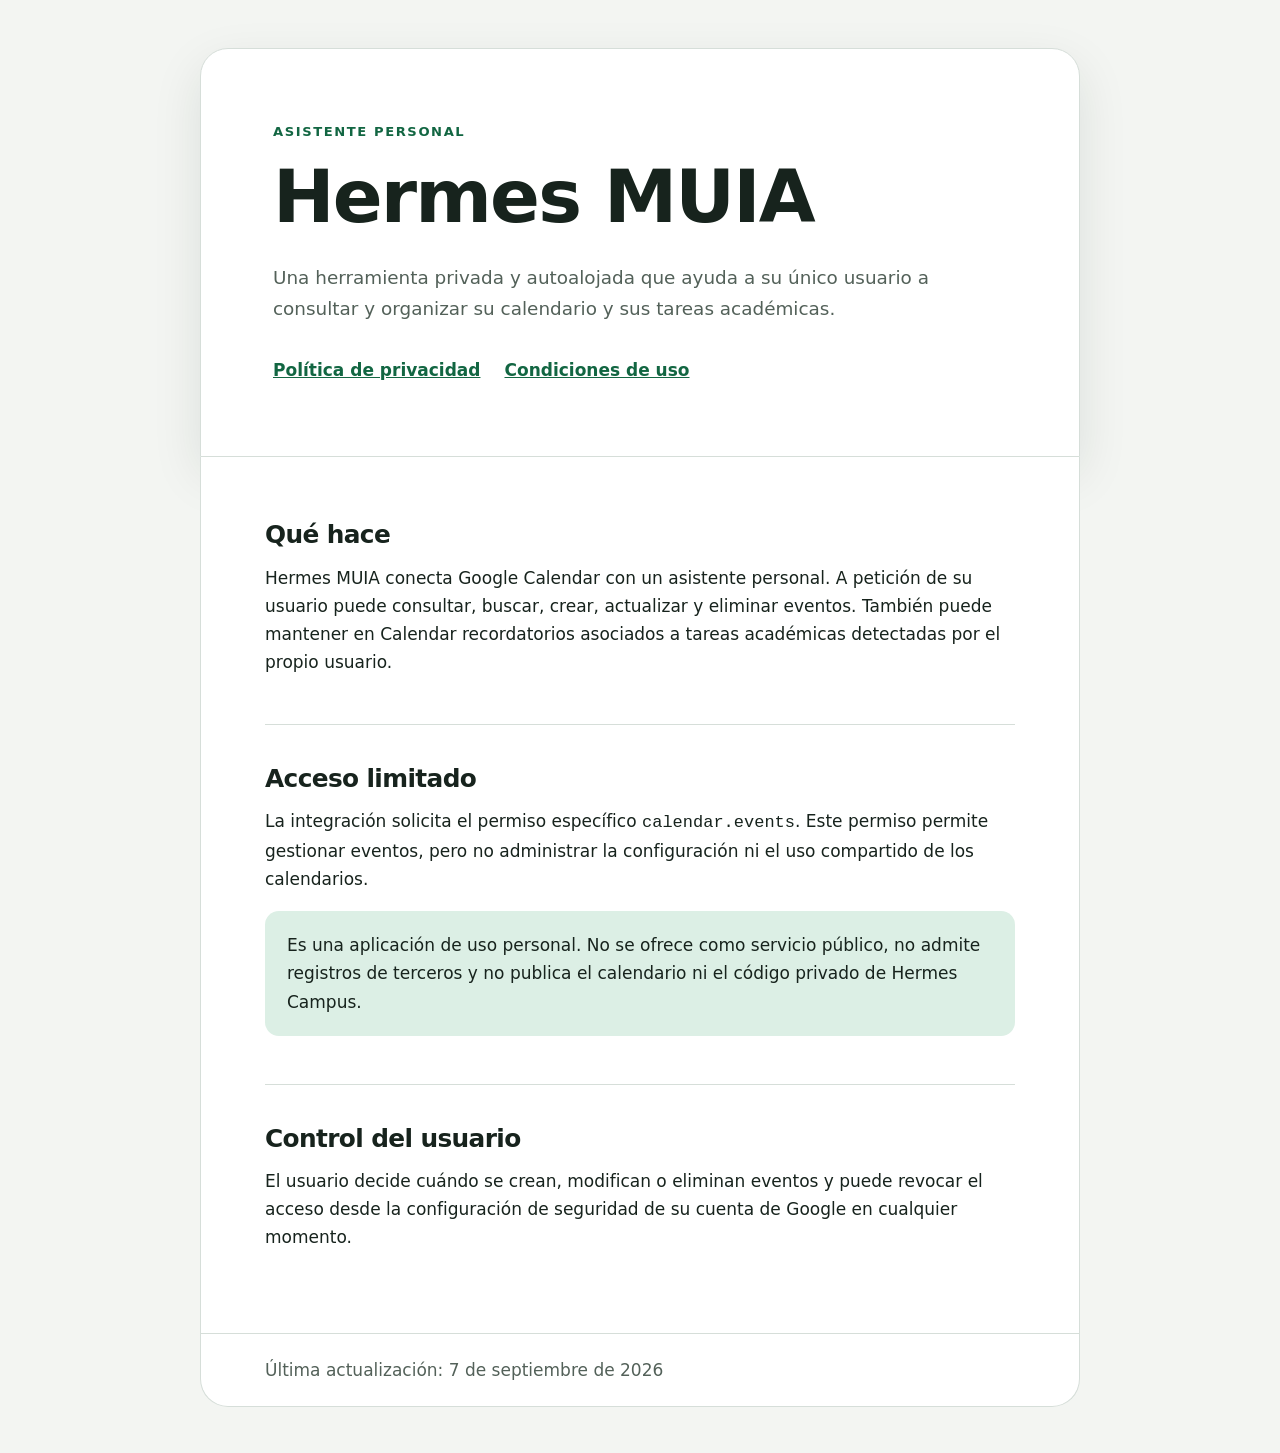
<file: index.html>
<!doctype html>
<html lang="es">
  <head>
    <meta charset="utf-8">
    <meta name="viewport" content="width=device-width, initial-scale=1">
    <meta name="description" content="Información pública sobre Hermes MUIA y su integración personal con Google Calendar.">
    <title>Hermes MUIA</title>
    <link rel="stylesheet" href="styles.css">
  </head>
  <body>
    <div class="page">
      <header>
        <p class="eyebrow">Asistente personal</p>
        <h1>Hermes MUIA</h1>
        <p class="lede">
          Una herramienta privada y autoalojada que ayuda a su único usuario a
          consultar y organizar su calendario y sus tareas académicas.
        </p>
        <nav aria-label="Información legal">
          <a href="privacy/">Política de privacidad</a>
          <a href="terms/">Condiciones de uso</a>
        </nav>
      </header>

      <main>
        <section>
          <h2>Qué hace</h2>
          <p>
            Hermes MUIA conecta Google Calendar con un asistente personal. A
            petición de su usuario puede consultar, buscar, crear, actualizar y
            eliminar eventos. También puede mantener en Calendar recordatorios
            asociados a tareas académicas detectadas por el propio usuario.
          </p>
        </section>

        <section>
          <h2>Acceso limitado</h2>
          <p>
            La integración solicita el permiso específico
            <code>calendar.events</code>. Este permiso permite gestionar eventos,
            pero no administrar la configuración ni el uso compartido de los
            calendarios.
          </p>
          <p class="notice">
            Es una aplicación de uso personal. No se ofrece como servicio
            público, no admite registros de terceros y no publica el calendario
            ni el código privado de Hermes Campus.
          </p>
        </section>

        <section>
          <h2>Control del usuario</h2>
          <p>
            El usuario decide cuándo se crean, modifican o eliminan eventos y
            puede revocar el acceso desde la configuración de seguridad de su
            cuenta de Google en cualquier momento.
          </p>
        </section>
      </main>

      <footer>
        Última actualización: 7 de septiembre de 2026
      </footer>
    </div>
  </body>
</html>
</file>
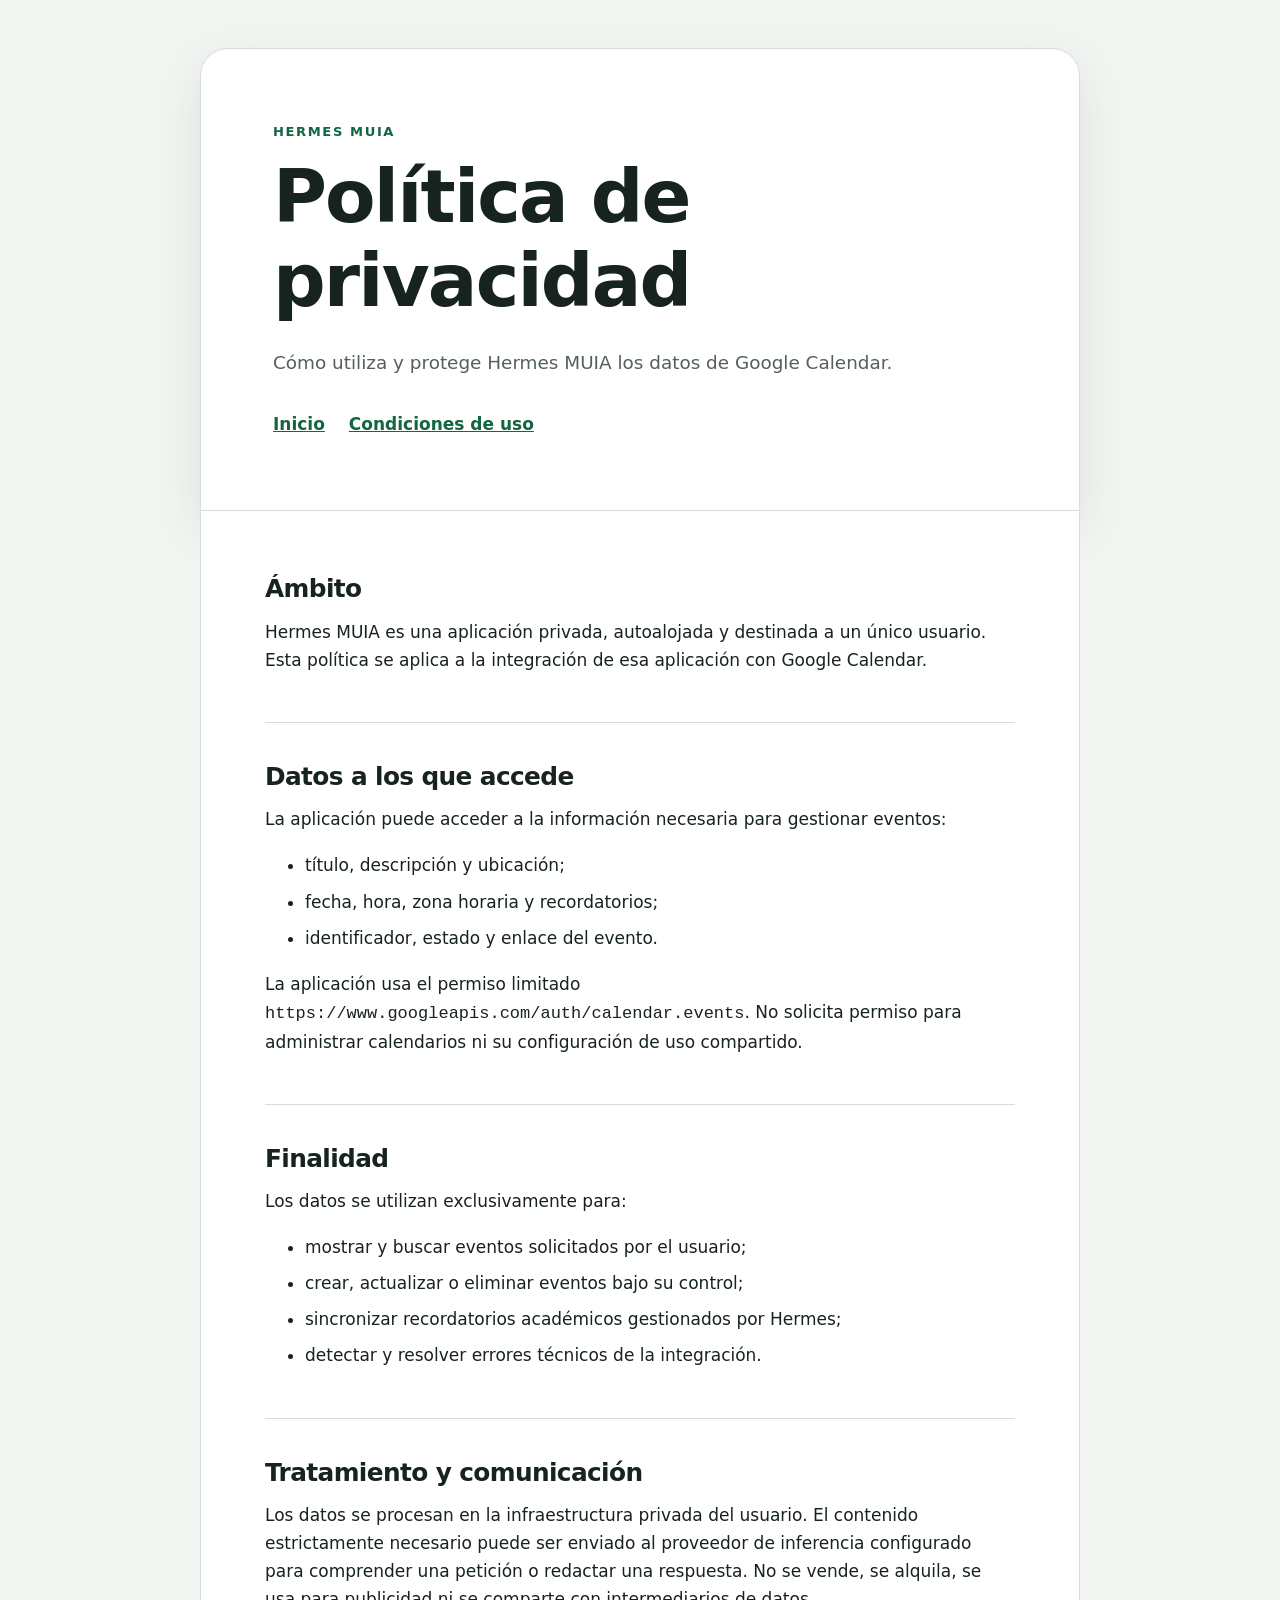
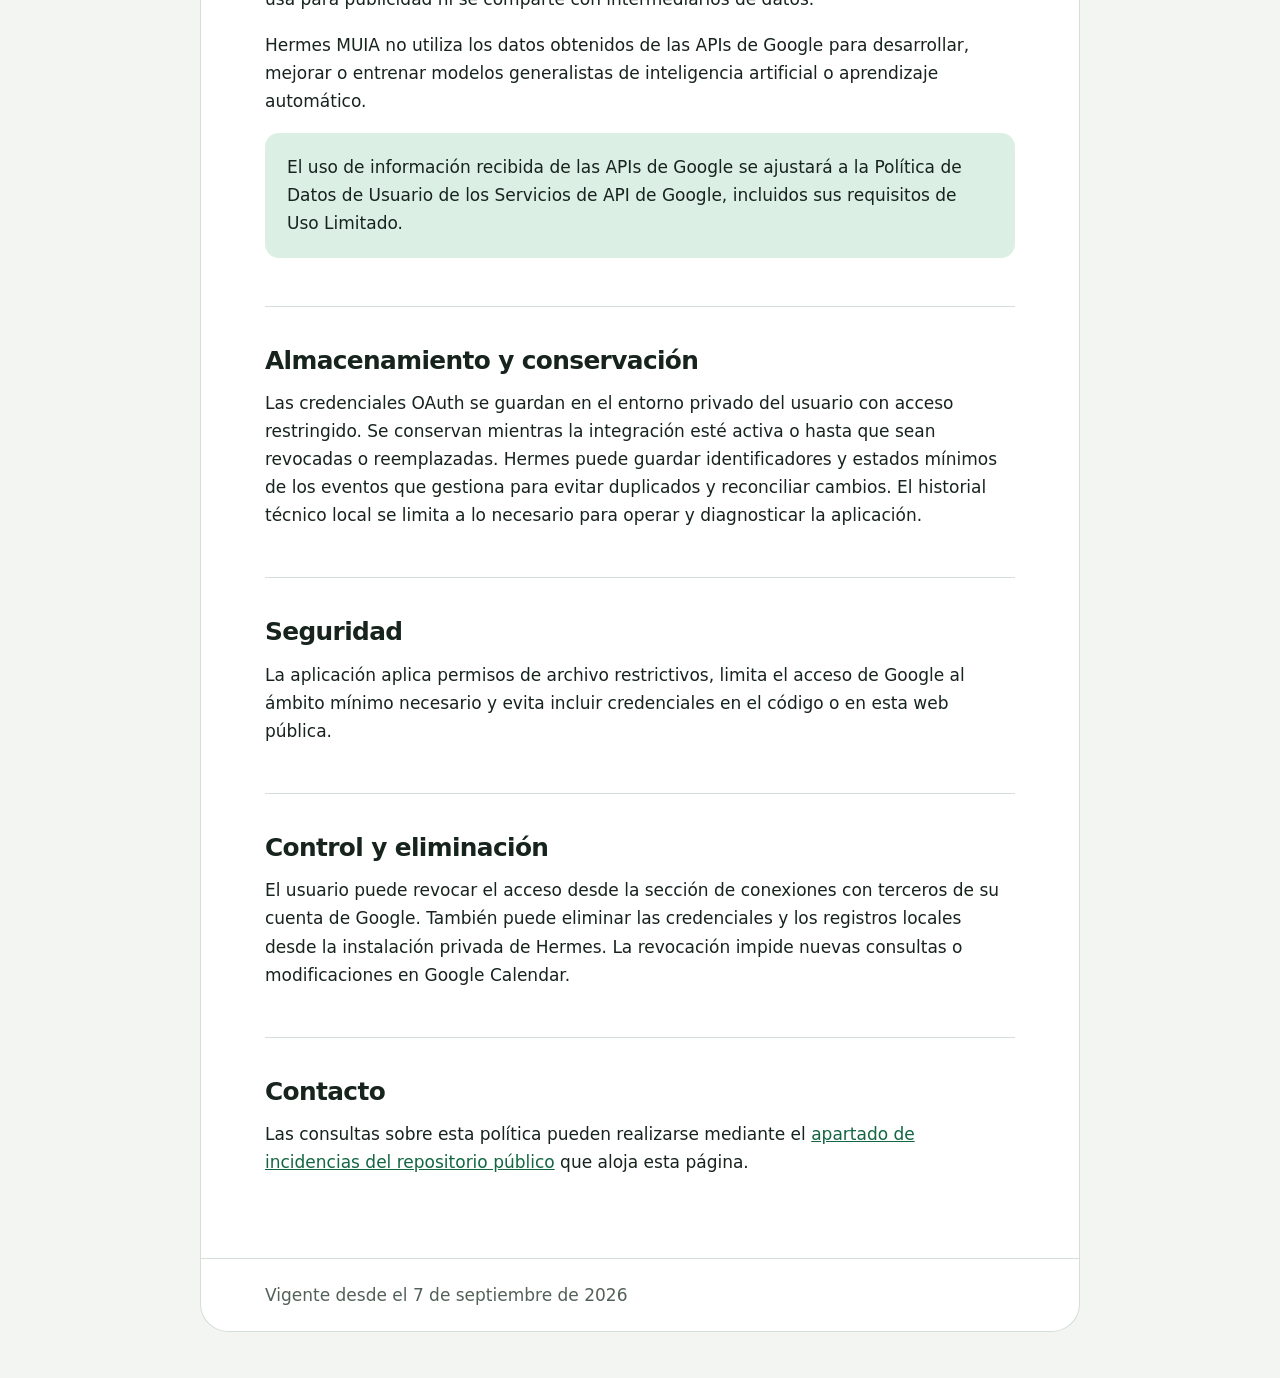
<file: privacy/index.html>
<!doctype html>
<html lang="es">
  <head>
    <meta charset="utf-8">
    <meta name="viewport" content="width=device-width, initial-scale=1">
    <meta name="description" content="Política de privacidad de Hermes MUIA.">
    <title>Privacidad · Hermes MUIA</title>
    <link rel="stylesheet" href="../styles.css">
  </head>
  <body>
    <div class="page">
      <header>
        <p class="eyebrow">Hermes MUIA</p>
        <h1>Política de privacidad</h1>
        <p class="lede">
          Cómo utiliza y protege Hermes MUIA los datos de Google Calendar.
        </p>
        <nav aria-label="Navegación">
          <a href="../">Inicio</a>
          <a href="../terms/">Condiciones de uso</a>
        </nav>
      </header>

      <main>
        <section>
          <h2>Ámbito</h2>
          <p>
            Hermes MUIA es una aplicación privada, autoalojada y destinada a un
            único usuario. Esta política se aplica a la integración de esa
            aplicación con Google Calendar.
          </p>
        </section>

        <section>
          <h2>Datos a los que accede</h2>
          <p>La aplicación puede acceder a la información necesaria para gestionar eventos:</p>
          <ul>
            <li>título, descripción y ubicación;</li>
            <li>fecha, hora, zona horaria y recordatorios;</li>
            <li>identificador, estado y enlace del evento.</li>
          </ul>
          <p>
            La aplicación usa el permiso limitado
            <code>https://www.googleapis.com/auth/calendar.events</code>. No
            solicita permiso para administrar calendarios ni su configuración de
            uso compartido.
          </p>
        </section>

        <section>
          <h2>Finalidad</h2>
          <p>Los datos se utilizan exclusivamente para:</p>
          <ul>
            <li>mostrar y buscar eventos solicitados por el usuario;</li>
            <li>crear, actualizar o eliminar eventos bajo su control;</li>
            <li>sincronizar recordatorios académicos gestionados por Hermes;</li>
            <li>detectar y resolver errores técnicos de la integración.</li>
          </ul>
        </section>

        <section>
          <h2>Tratamiento y comunicación</h2>
          <p>
            Los datos se procesan en la infraestructura privada del usuario. El
            contenido estrictamente necesario puede ser enviado al proveedor de
            inferencia configurado para comprender una petición o redactar una
            respuesta. No se vende, se alquila, se usa para publicidad ni se
            comparte con intermediarios de datos.
          </p>
          <p>
            Hermes MUIA no utiliza los datos obtenidos de las APIs de Google para
            desarrollar, mejorar o entrenar modelos generalistas de inteligencia
            artificial o aprendizaje automático.
          </p>
          <p class="notice">
            El uso de información recibida de las APIs de Google se ajustará a la
            Política de Datos de Usuario de los Servicios de API de Google,
            incluidos sus requisitos de Uso Limitado.
          </p>
        </section>

        <section>
          <h2>Almacenamiento y conservación</h2>
          <p>
            Las credenciales OAuth se guardan en el entorno privado del usuario
            con acceso restringido. Se conservan mientras la integración esté
            activa o hasta que sean revocadas o reemplazadas. Hermes puede guardar
            identificadores y estados mínimos de los eventos que gestiona para
            evitar duplicados y reconciliar cambios. El historial técnico local
            se limita a lo necesario para operar y diagnosticar la aplicación.
          </p>
        </section>

        <section>
          <h2>Seguridad</h2>
          <p>
            La aplicación aplica permisos de archivo restrictivos, limita el
            acceso de Google al ámbito mínimo necesario y evita incluir
            credenciales en el código o en esta web pública.
          </p>
        </section>

        <section>
          <h2>Control y eliminación</h2>
          <p>
            El usuario puede revocar el acceso desde la sección de conexiones con
            terceros de su cuenta de Google. También puede eliminar las
            credenciales y los registros locales desde la instalación privada de
            Hermes. La revocación impide nuevas consultas o modificaciones en
            Google Calendar.
          </p>
        </section>

        <section>
          <h2>Contacto</h2>
          <p>
            Las consultas sobre esta política pueden realizarse mediante el
            <a href="https://github.com/YoppaV/hermes-muia-info/issues">apartado de
            incidencias del repositorio público</a> que aloja esta página.
          </p>
        </section>
      </main>

      <footer>
        Vigente desde el 7 de septiembre de 2026
      </footer>
    </div>
  </body>
</html>
</file>
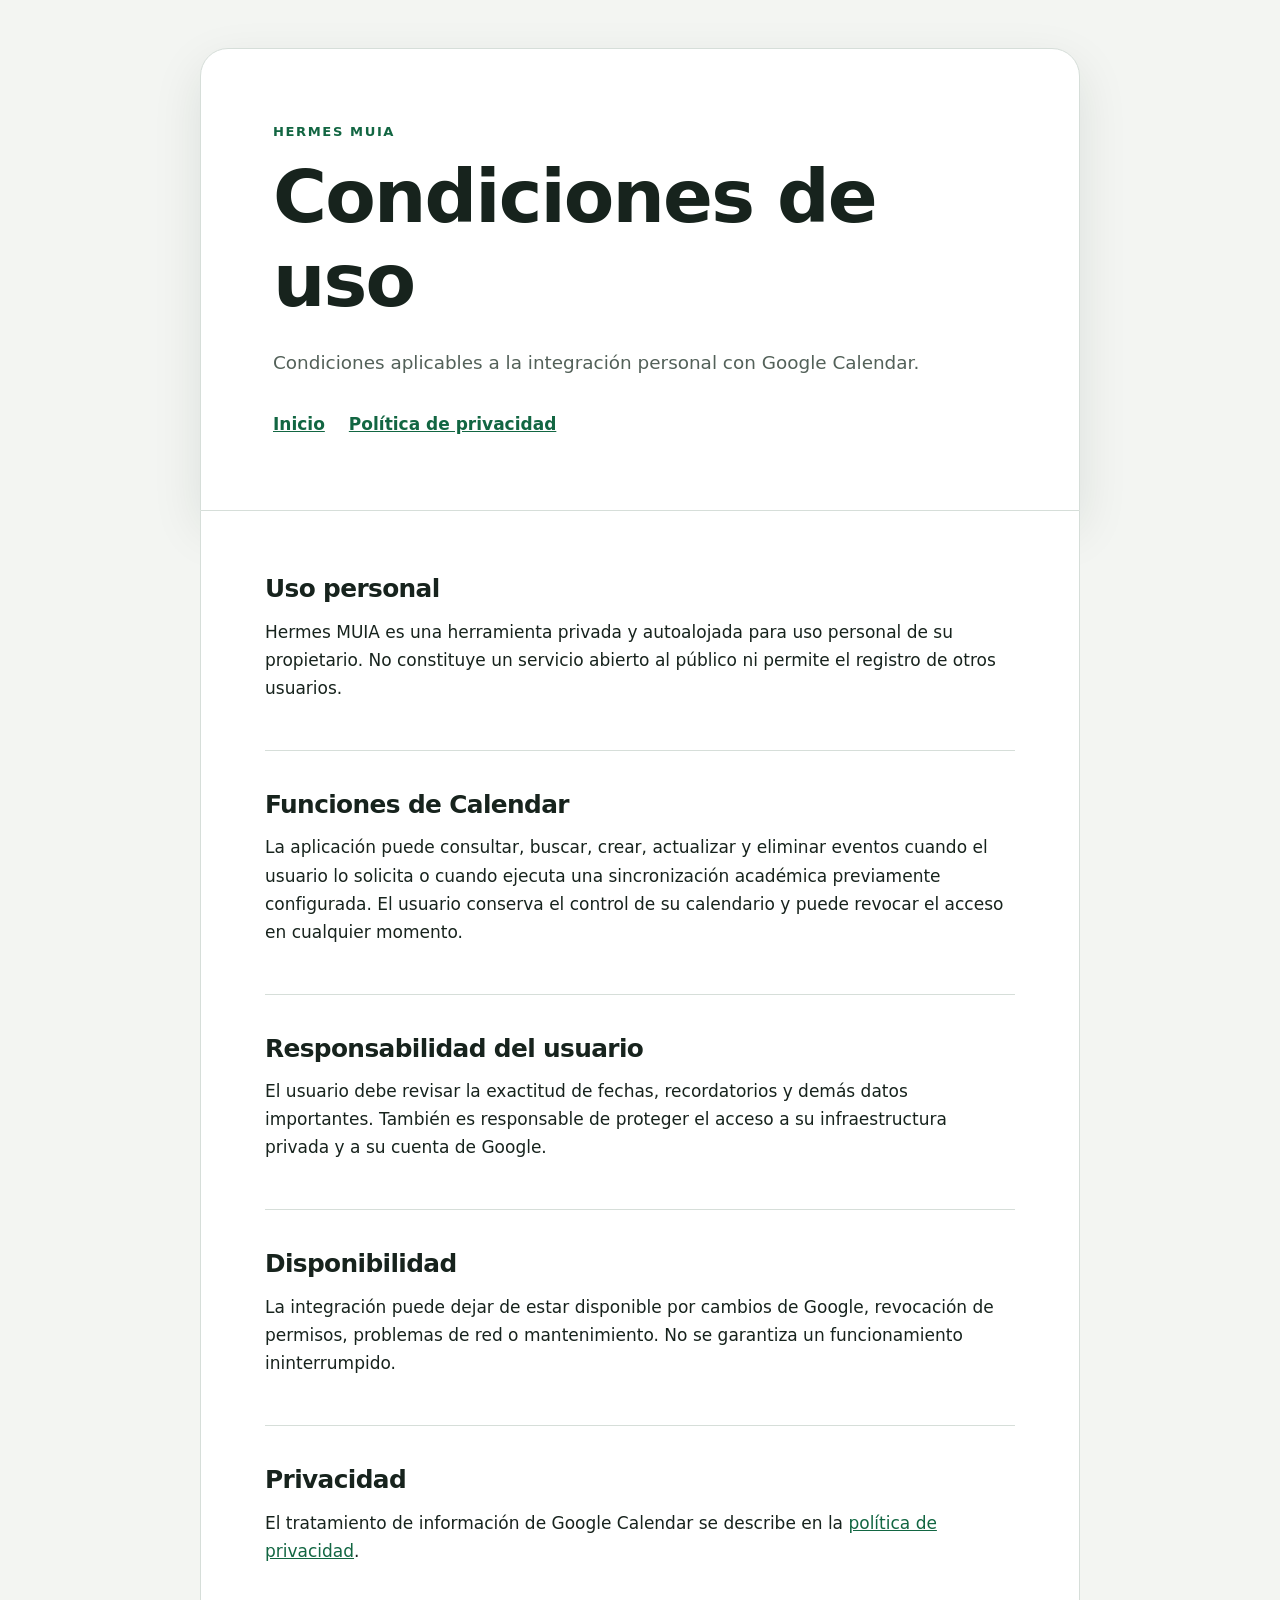
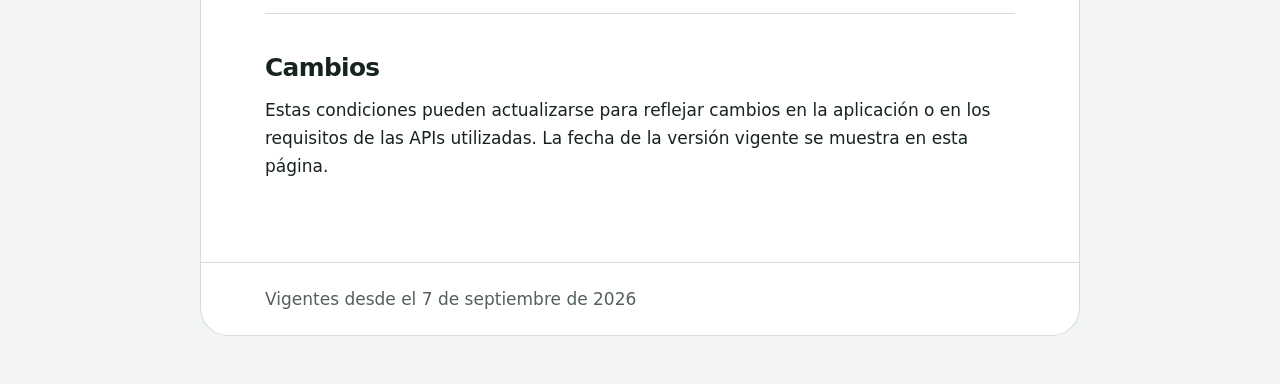
<file: terms/index.html>
<!doctype html>
<html lang="es">
  <head>
    <meta charset="utf-8">
    <meta name="viewport" content="width=device-width, initial-scale=1">
    <meta name="description" content="Condiciones de uso de Hermes MUIA.">
    <title>Condiciones de uso · Hermes MUIA</title>
    <link rel="stylesheet" href="../styles.css">
  </head>
  <body>
    <div class="page">
      <header>
        <p class="eyebrow">Hermes MUIA</p>
        <h1>Condiciones de uso</h1>
        <p class="lede">
          Condiciones aplicables a la integración personal con Google Calendar.
        </p>
        <nav aria-label="Navegación">
          <a href="../">Inicio</a>
          <a href="../privacy/">Política de privacidad</a>
        </nav>
      </header>

      <main>
        <section>
          <h2>Uso personal</h2>
          <p>
            Hermes MUIA es una herramienta privada y autoalojada para uso personal
            de su propietario. No constituye un servicio abierto al público ni
            permite el registro de otros usuarios.
          </p>
        </section>

        <section>
          <h2>Funciones de Calendar</h2>
          <p>
            La aplicación puede consultar, buscar, crear, actualizar y eliminar
            eventos cuando el usuario lo solicita o cuando ejecuta una
            sincronización académica previamente configurada. El usuario conserva
            el control de su calendario y puede revocar el acceso en cualquier
            momento.
          </p>
        </section>

        <section>
          <h2>Responsabilidad del usuario</h2>
          <p>
            El usuario debe revisar la exactitud de fechas, recordatorios y demás
            datos importantes. También es responsable de proteger el acceso a su
            infraestructura privada y a su cuenta de Google.
          </p>
        </section>

        <section>
          <h2>Disponibilidad</h2>
          <p>
            La integración puede dejar de estar disponible por cambios de Google,
            revocación de permisos, problemas de red o mantenimiento. No se
            garantiza un funcionamiento ininterrumpido.
          </p>
        </section>

        <section>
          <h2>Privacidad</h2>
          <p>
            El tratamiento de información de Google Calendar se describe en la
            <a href="../privacy/">política de privacidad</a>.
          </p>
        </section>

        <section>
          <h2>Cambios</h2>
          <p>
            Estas condiciones pueden actualizarse para reflejar cambios en la
            aplicación o en los requisitos de las APIs utilizadas. La fecha de la
            versión vigente se muestra en esta página.
          </p>
        </section>
      </main>

      <footer>
        Vigentes desde el 7 de septiembre de 2026
      </footer>
    </div>
  </body>
</html>
</file>
<file: styles.css>
:root {
  color-scheme: light;
  --background: #f3f5f2;
  --surface: #ffffff;
  --text: #17231d;
  --muted: #536159;
  --accent: #126642;
  --accent-soft: #dcefe5;
  --border: #d6ded9;
  --shadow: 0 18px 50px rgb(23 35 29 / 10%);
}

* {
  box-sizing: border-box;
}

body {
  margin: 0;
  background: var(--background);
  color: var(--text);
  font-family: Inter, ui-sans-serif, system-ui, -apple-system, BlinkMacSystemFont,
    "Segoe UI", sans-serif;
  font-size: 17px;
  line-height: 1.65;
}

a {
  color: var(--accent);
}

a:hover {
  text-decoration-thickness: 2px;
}

.page {
  width: min(880px, calc(100% - 32px));
  margin: 48px auto;
}

header,
main,
footer {
  background: var(--surface);
  border: 1px solid var(--border);
}

header {
  padding: clamp(32px, 7vw, 72px);
  border-radius: 28px 28px 0 0;
  box-shadow: var(--shadow);
}

.eyebrow {
  margin: 0 0 12px;
  color: var(--accent);
  font-size: 0.82rem;
  font-weight: 750;
  letter-spacing: 0.12em;
  text-transform: uppercase;
}

h1,
h2 {
  line-height: 1.15;
  letter-spacing: -0.025em;
}

h1 {
  max-width: 680px;
  margin: 0;
  font-size: clamp(2.35rem, 8vw, 4.6rem);
}

.lede {
  max-width: 680px;
  margin: 24px 0 0;
  color: var(--muted);
  font-size: 1.15rem;
}

main {
  padding: clamp(28px, 6vw, 64px);
  border-top: 0;
}

section + section {
  margin-top: 48px;
  padding-top: 40px;
  border-top: 1px solid var(--border);
}

h2 {
  margin: 0 0 14px;
  font-size: 1.55rem;
}

p,
ul {
  margin: 0 0 18px;
}

li + li {
  margin-top: 8px;
}

.notice {
  padding: 20px 22px;
  background: var(--accent-soft);
  border-radius: 14px;
}

nav {
  display: flex;
  flex-wrap: wrap;
  gap: 12px 24px;
  margin-top: 32px;
}

nav a {
  font-weight: 680;
}

footer {
  padding: 22px clamp(28px, 6vw, 64px);
  color: var(--muted);
  border-top: 0;
  border-radius: 0 0 28px 28px;
}

@media (max-width: 560px) {
  .page {
    width: min(100% - 20px, 880px);
    margin: 10px auto;
  }

  header {
    border-radius: 20px 20px 0 0;
  }

  footer {
    border-radius: 0 0 20px 20px;
  }
}
</file>
